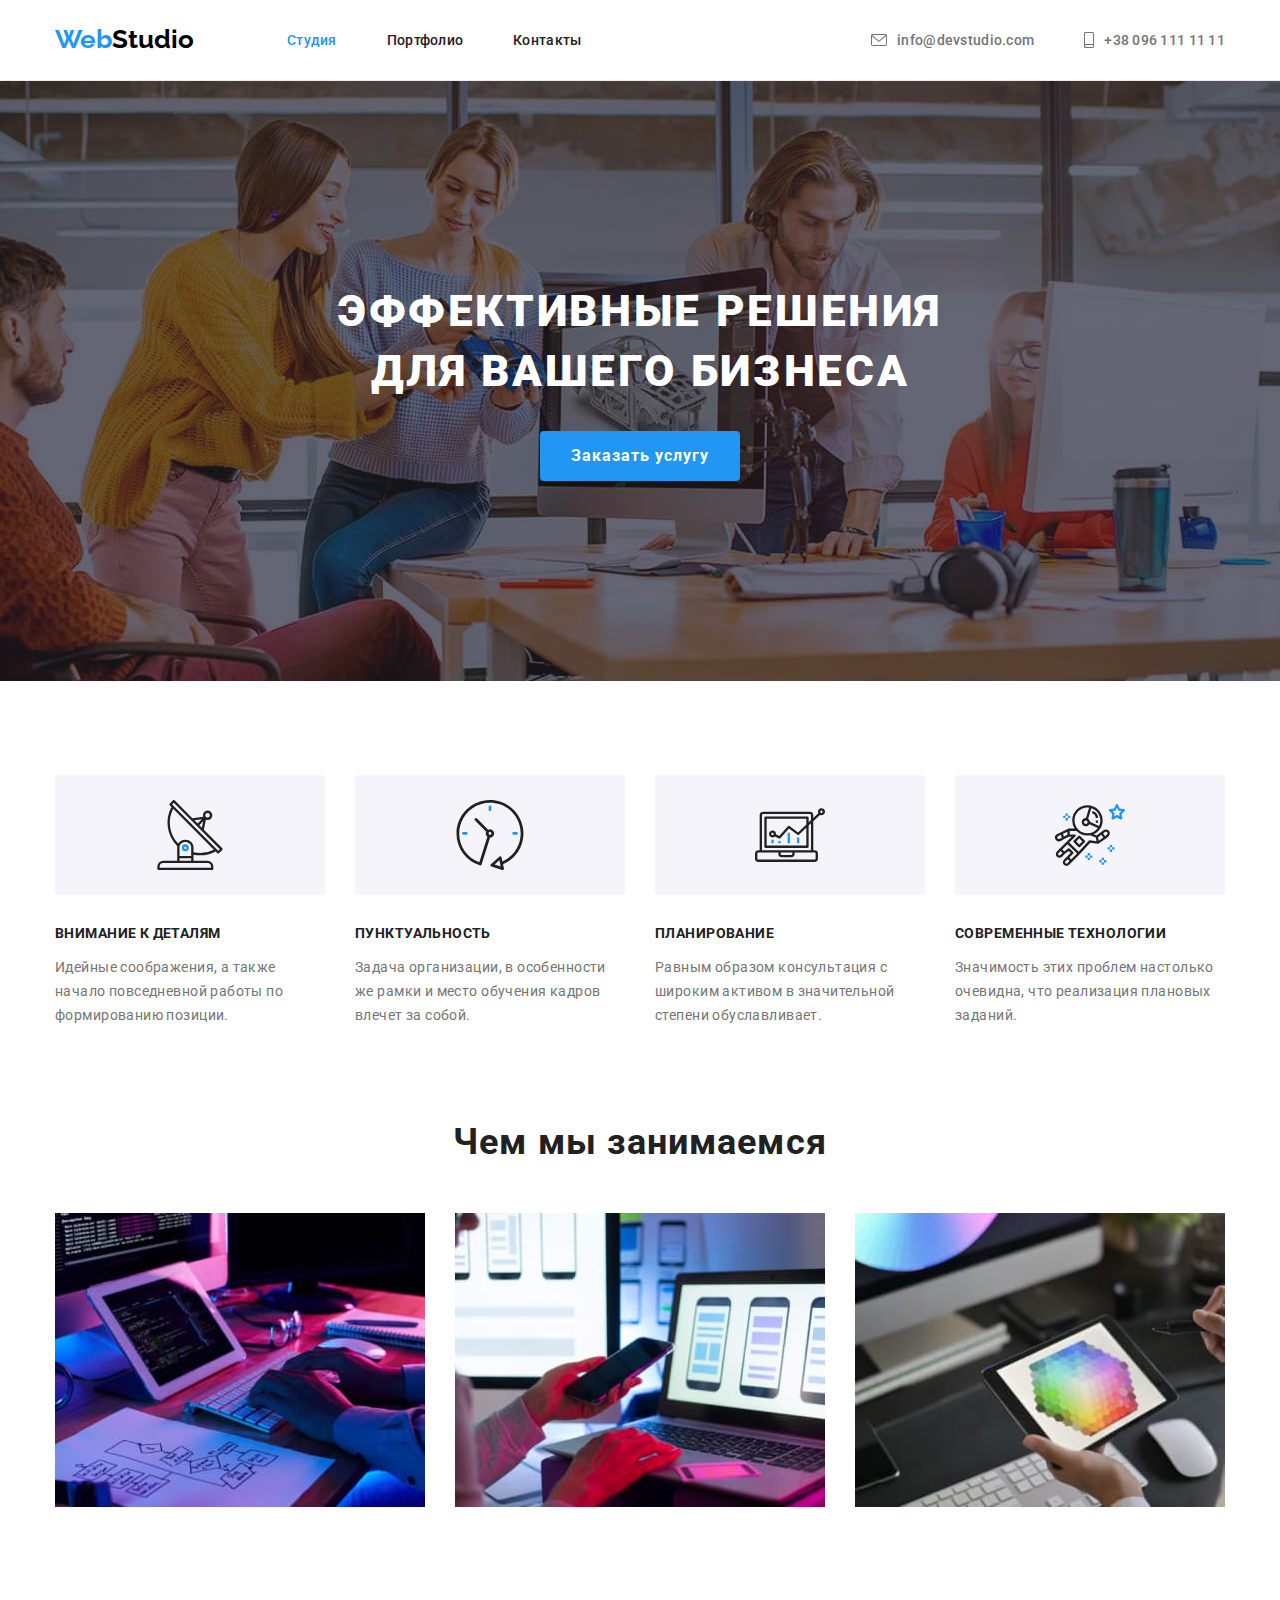
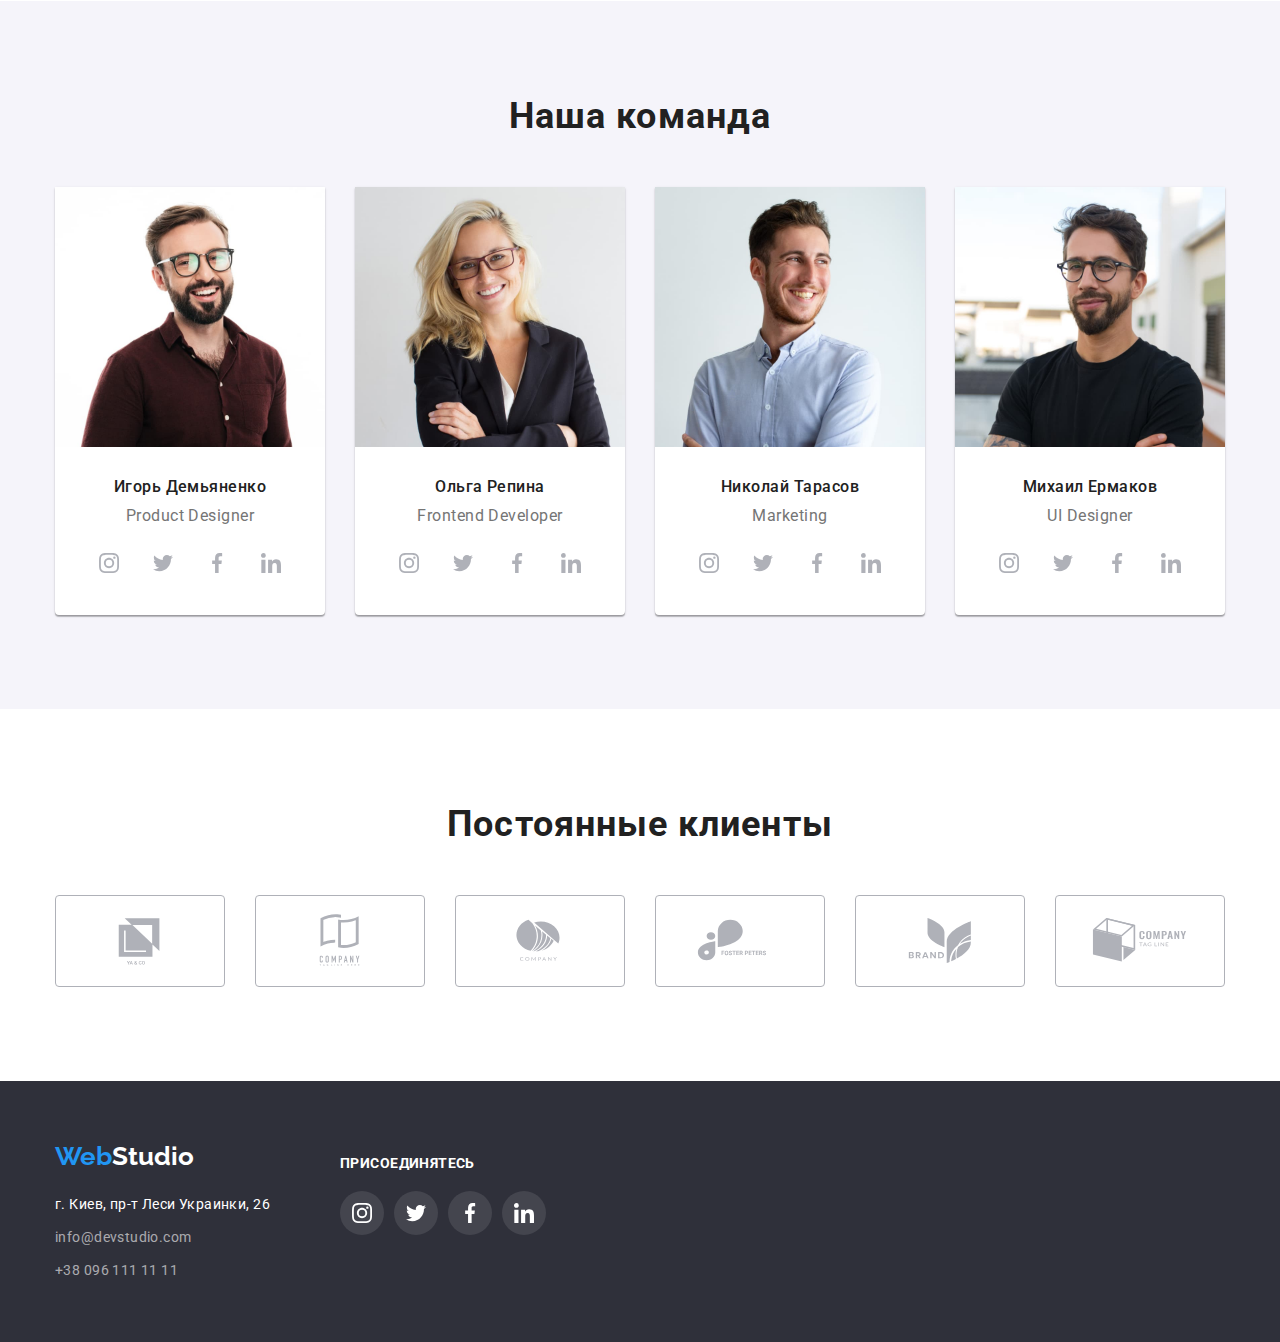
<file: index.html>
<!DOCTYPE html>
<html lang="ru">
    
<head>
    <meta charset="UTF-8">
    <meta http-equiv="X-UA-Compatible" content="IE=edge">
    <meta name="viewport" content="width=device-width, initial-scale=1.0">
    <link rel="preconnect" href="https://fonts.googleapis.com">
    <link rel="preconnect" href="https://fonts.gstatic.com" crossorigin>
    <link href="https://fonts.googleapis.com/css2?family=Raleway:wght@700&family=Roboto:wght@400;500;700;900&display=swap"
        rel="stylesheet">
    <link rel="stylesheet" href="https://cdnjs.cloudflare.com/ajax/libs/modern-normalize/1.1.0/modern-normalize.min.css">
    <link rel="stylesheet" href="./css/styles.css">
    <title>Web Studio</title>
</head>
<body>

 <header>
    <div class="container main-nav">
        <nav class="head-nav">
            <a class="logo" href="./index.html">Web<span class="logo-1">Studio</span></a>

            <ul class="nav">
                <li> <a class="nav-link current" href="./index.html">Студия</a> </li>
                <li> <a class="nav-link" href="./portfolio.html">Портфолио</a> </li>
                <li> <a class="nav-link" href="#cont">Контакты</a> </li>
            </ul>
        </nav>
    
        <ul class="contacts">
            <li>
                <a class="head-contacts" href="mailto:info@devstudio.com">
                    <svg class="contact-icon" width="16" height="12">
                        <use href="./img/svg/symbol-defs.svg#icon-envelope"></use>
                    </svg>
                    info@devstudio.com</a>
            </li>
            <li>
                <a class="head-contacts" href="tel:+380961111111">
                    <svg class="contact-icon" width="10" height="16">
                        <use href="./img/svg/symbol-defs.svg#icon-smartphone"></use>
                    </svg>
                    +38 096 111 11 11</a>
            </li>
        </ul>
    </div>
 </header> 
 
 <main>

    <!-- Баннер -->
     <section class="main">
         <div class="container">
            <h1 class="main-title">Эффективные решения <br> для вашего бизнеса</h1>
            <button class="main-title-btn" type="button">Заказать услугу</button>
         </div>
     </section>

    <!-- Плюсы -->
    <section class="section">
        <div class="container">
            <h2 class="title-2 none">Чем мы лучше</h2>
            <ul class="pluses">
                <li>
                    <div class=pluses-container>
                        <svg class="pluses-icon" width="70px">
                            <use href="./img/svg/symbol-defs.svg#icon-antenna"></use>
                        </svg>
                    </div>
                    <h3 class="title-3">Внимание к деталям</h3>
                    <p class="text-1">Идейные соображения, а также начало повседневной работы по формированию позиции.</p>
                </li>
                <li>
                    <div class=pluses-container>
                        <svg class="pluses-icon" width="70px">
                            <use href="./img/svg/symbol-defs.svg#icon-clock"></use>
                        </svg>
                    </div>
                    <h3 class="title-3">Пунктуальность</h3>
                    <p class="text-1">Задача организации, в особенности же рамки и место обучения кадров влечет за собой.</p>
                </li>
                <li>
                    <div class=pluses-container>
                        <svg class="pluses-icon" width="70px">
                            <use href="./img/svg/symbol-defs.svg#icon-diagram"></use>
                        </svg>
                    </div>
                    <h3 class="title-3">Планирование</h3>
                    <p class="text-1">Равным образом консультация с широким активом в значительной степени обуславливает.</p>
                </li>
                <li>
                    <div class=pluses-container>
                        <svg class="pluses-icon" width="70px">
                            <use href="./img/svg/symbol-defs.svg#icon-astronaut"></use>
                        </svg>
                    </div>
                    <h3 class="title-3">Современные технологии</h3>
                    <p class="text-1">Значимость этих проблем настолько очевидна, что реализация плановых заданий.</p>
                </li>
            </ul>
        </div>
    </section>

    <!-- Что-то делаем, важное -->
    <section class="section sect-2">
        <div class="container">
            <h2 class="title-2">Чем мы занимаемся</h2>
            <ul class="work">
                <li> 
                    <img src="./img/box_1.jpg" alt="Верстка" width="370"> 
                </li>
                <li>
                    <img src="./img/box_2.jpg" alt="Дизайн" width="370">
                </li>
                <li>
                    <img src="./img/box_3.jpg" alt="Колористика" width="370">
                </li>
            </ul>
        </div>
    </section>
    
    <!-- Я и моя команда молодая -->
    <section class="section team">
        <div class="container">
            <h2 class="title-2">Наша команда</h2>
            <ul class="team-list">
                <li class="team-item">
                    <img src="./img/ihor.jpg" alt="Игорь Демьяненко" width="270px">
                    <div class="team-inf">
                        <h3 class="name">Игорь Демьяненко</h3>
                        <p lang="en" class="prof">Product Designer</p>
                        <ul class="social-list">
                            <li class="social-item">
                                <a class="social-link" href="https://www.instagram.com/" target="blank">
                                    <div class="social-container">
                                        <svg class="social-icon">
                                            <use href="./img/svg/symbol-defs.svg#icon-instagram"></use>
                                        </svg>
                                    </div>
                                </a>
                            </li>
                            <li class="social-item">
                                <a class="social-link" href="https://twitter.com/" target="blank">
                                    <div class="social-container">
                                        <svg class="social-icon">
                                            <use href="./img/svg/symbol-defs.svg#icon-twitter"></use>
                                        </svg>
                                    </div>
                                </a>
                            </li>
                            <li class="social-item">
                                <a class="social-link" href="https://www.facebook.com/" target="blank">
                                    <div class="social-container">
                                        <svg class="social-icon">
                                            <use href="./img/svg/symbol-defs.svg#icon-facebook"></use>
                                        </svg>
                                    </div>
                                </a>
                            </li>
                            <li class="social-item">
                                <a class="social-link" href="https://www.linkedin.com/" target="blank">
                                    <div class="social-container">
                                        <svg class="social-icon">
                                            <use href="./img/svg/symbol-defs.svg#icon-linkedin"></use>
                                        </svg>
                                    </div>
                                </a>
                            </li>
                        </ul>
                    </div>
                </li>
                <li class="team-item">
                    <img src="./img/olga.jpg" alt="Ольга Репина" width="270">
                    <div class="team-inf">
                        <h3 class="name">Ольга Репина</h3>
                        <p lang="en" class="prof">Frontend Developer</p>
                        <ul class="social-list">
                            <li class="social-item">
                                <a class="social-link" href="https://www.instagram.com/" target="blank">
                                    <div class="social-container">
                                        <svg class="social-icon">
                                            <use href="./img/svg/symbol-defs.svg#icon-instagram"></use>
                                        </svg>
                                    </div>
                                </a>
                            </li>
                            <li class="social-item">
                                <a class="social-link" href="https://twitter.com/" target="blank">
                                    <div class="social-container">
                                        <svg class="social-icon">
                                            <use href="./img/svg/symbol-defs.svg#icon-twitter"></use>
                                        </svg>
                                    </div>
                                </a>
                            </li>
                            <li class="social-item">
                                <a class="social-link" href="https://www.facebook.com/" target="blank">
                                    <div class="social-container">
                                        <svg class="social-icon">
                                            <use href="./img/svg/symbol-defs.svg#icon-facebook"></use>
                                        </svg>
                                    </div>
                                </a>
                            </li>
                            <li class="social-item">
                                <a class="social-link" href="https://www.linkedin.com/" target="blank">
                                    <div class="social-container">
                                        <svg class="social-icon">
                                            <use href="./img/svg/symbol-defs.svg#icon-linkedin"></use>
                                        </svg>
                                    </div>
                                </a>
                            </li>
                        </ul>
                    </div>
                </li>
                <li class="team-item">
                    <img src="./img/nikolay.jpg" alt="Николай Тарасов" width="270">
                    <div class="team-inf">
                        <h3 class="name">Николай Тарасов</h3>
                        <p lang="en" class="prof">Marketing</p>
                        <ul class="social-list">
                            <li class="social-item">
                                <a class="social-link" href="https://www.instagram.com/" target="blank">
                                    <div class="social-container">
                                        <svg class="social-icon">
                                            <use href="./img/svg/symbol-defs.svg#icon-instagram"></use>
                                        </svg>
                                    </div>
                                </a>
                            </li>
                            <li class="social-item">
                                <a class="social-link" href="https://twitter.com/" target="blank">
                                    <div class="social-container">
                                        <svg class="social-icon">
                                            <use href="./img/svg/symbol-defs.svg#icon-twitter"></use>
                                        </svg>
                                    </div>
                                </a>
                            </li>
                            <li class="social-item">
                                <a class="social-link" href="https://www.facebook.com/" target="blank">
                                    <div class="social-container">
                                        <svg class="social-icon">
                                            <use href="./img/svg/symbol-defs.svg#icon-facebook"></use>
                                        </svg>
                                    </div>
                                </a>
                            </li>
                            <li class="social-item">
                                <a class="social-link" href="https://www.linkedin.com/" target="blank">
                                    <div class="social-container">
                                        <svg class="social-icon">
                                            <use href="./img/svg/symbol-defs.svg#icon-linkedin"></use>
                                        </svg>
                                    </div>
                                </a>
                            </li>
                        </ul>
                    </div>
                </li>
                <li class="team-item">
                    <img src="./img/mikhayl.jpg" alt="Михаил Ермаков" width="270">
                    <div class="team-inf">
                        <h3 class="name">Михаил Ермаков</h3>
                        <p lang="en" class="prof">UI Designer</p>
                        <ul class="social-list">
                            <li class="social-item">
                                <a class="social-link" href="https://www.instagram.com/" target="blank">
                                    <div class="social-container">
                                        <svg class="social-icon">
                                            <use href="./img/svg/symbol-defs.svg#icon-instagram"></use>
                                        </svg>
                                    </div>
                                </a>
                            </li>
                            <li class="social-item">
                                <a class="social-link" href="https://twitter.com/" target="blank">
                                    <div class="social-container">
                                        <svg class="social-icon">
                                            <use href="./img/svg/symbol-defs.svg#icon-twitter"></use>
                                        </svg>
                                    </div>
                                </a>
                            </li>
                            <li class="social-item">
                                <a class="social-link" href="https://www.facebook.com/" target="blank">
                                    <div class="social-container">
                                        <svg class="social-icon">
                                            <use href="./img/svg/symbol-defs.svg#icon-facebook"></use>
                                        </svg>
                                    </div>
                                </a>
                            </li>
                            <li class="social-item">
                                <a class="social-link" href="https://www.linkedin.com/" target="blank">
                                    <div class="social-container">
                                        <svg class="social-icon">
                                            <use href="./img/svg/symbol-defs.svg#icon-linkedin"></use>
                                        </svg>
                                    </div>
                                </a>
                            </li>
                        </ul>
                    </div>
                </li>
            </ul>
        </div>
    </section>

    <!-- Клиенты -->
    <section class="section">
        <div class="container">
            <h2 class="title-2">Постоянные клиенты</h2>
            <ul class="company-list">
                <li>
                    <a class="company" href="">
                            <svg class="company-icon">
                                <use href="./img/svg/symbol-defs.svg#icon-Logo"></use>
                            </svg>
                    </a>
                </li>
                <li>
                    <a class="company" href="">
                            <svg class="company-icon">
                                <use href="./img/svg/symbol-defs.svg#icon-Logo1"></use>
                            </svg>
                    </a>
                </li>
                <li>
                    <a class="company" href="">
                            <svg class="company-icon">
                                <use href="./img/svg/symbol-defs.svg#icon-Logo2"></use>
                            </svg>
                    </a>
                </li>
                <li>
                    <a class="company" href="">
                            <svg class="company-icon">
                                <use href="./img/svg/symbol-defs.svg#icon-Logo3"></use>
                            </svg>
                    </a>
                </li>
                <li>
                    <a class="company" href="">
                            <svg class="company-icon">
                                <use href="./img/svg/symbol-defs.svg#icon-Logo4"></use>
                            </svg>
                    </a>
                </li>
                <li>
                    <a class="company" href="">
                            <svg class="company-icon">
                                <use href="./img/svg/symbol-defs.svg#icon-Logo5"></use>
                            </svg>
                    </a>
                </li>
            </ul>



        </div>
    </section>

 </main>

 <footer>
    <div class="container footer-box">
        <div>
            <a class="logo" href="">Web<span class="logo-2">Studio</span></a>
            <address class="foot-adr" id="cont">
                г. Киев, пр-т Леси Украинки, 26
            </address>
            <ul>
                <li class="mail-foot">
                    <a class="foot-cont" href="mailto:info@devstudio.com">info@devstudio.com</a>
                </li>
                <li>
                    <a class="foot-cont" href="tel:+380961111111">+38 096 111 11 11</a>
                </li>
            </ul>
        </div>
        <div class="subscribe">
            <h3 class="subscribe-title">ПРИСОЕДИНЯТЕСЬ</h3>
            <ul class="subscribe-list">
                <li class="subscribe-item">
                    <a class="subscribe-link" href="https://www.instagram.com/" target="blank">
                        <div class="subscribe-container">
                            <svg class="subscribe-icon">
                                <use href="./img/svg/symbol-defs.svg#icon-instagram"></use>
                            </svg>
                        </div>
                    </a>
                </li>
                <li class="subscribe-item">
                    <a class="subscribe-link" href="https://twitter.com/" target="blank">
                        <div class="subscribe-container">
                            <svg class="subscribe-icon">
                                <use href="./img/svg/symbol-defs.svg#icon-twitter"></use>
                            </svg>
                        </div>
                    </a>
                </li>
                <li class="subscribe-item">
                    <a class="subscribe-link" href="https://www.facebook.com/" target="blank">
                        <div class="subscribe-container">
                            <svg class="subscribe-icon">
                                <use href="./img/svg/symbol-defs.svg#icon-facebook"></use>
                            </svg>
                        </div>
                    </a>
                </li>
                <li class="subscribe-item">
                    <a class="subscribe-link" href="https://www.linkedin.com/" target="blank">
                        <div class="subscribe-container">
                            <svg class="subscribe-icon">
                                <use href="./img/svg/symbol-defs.svg#icon-linkedin"></use>
                            </svg>
                        </div>
                    </a>
                </li>
            </ul>
        </div>
    </div>
 </footer>

</body>
</html>
</file>
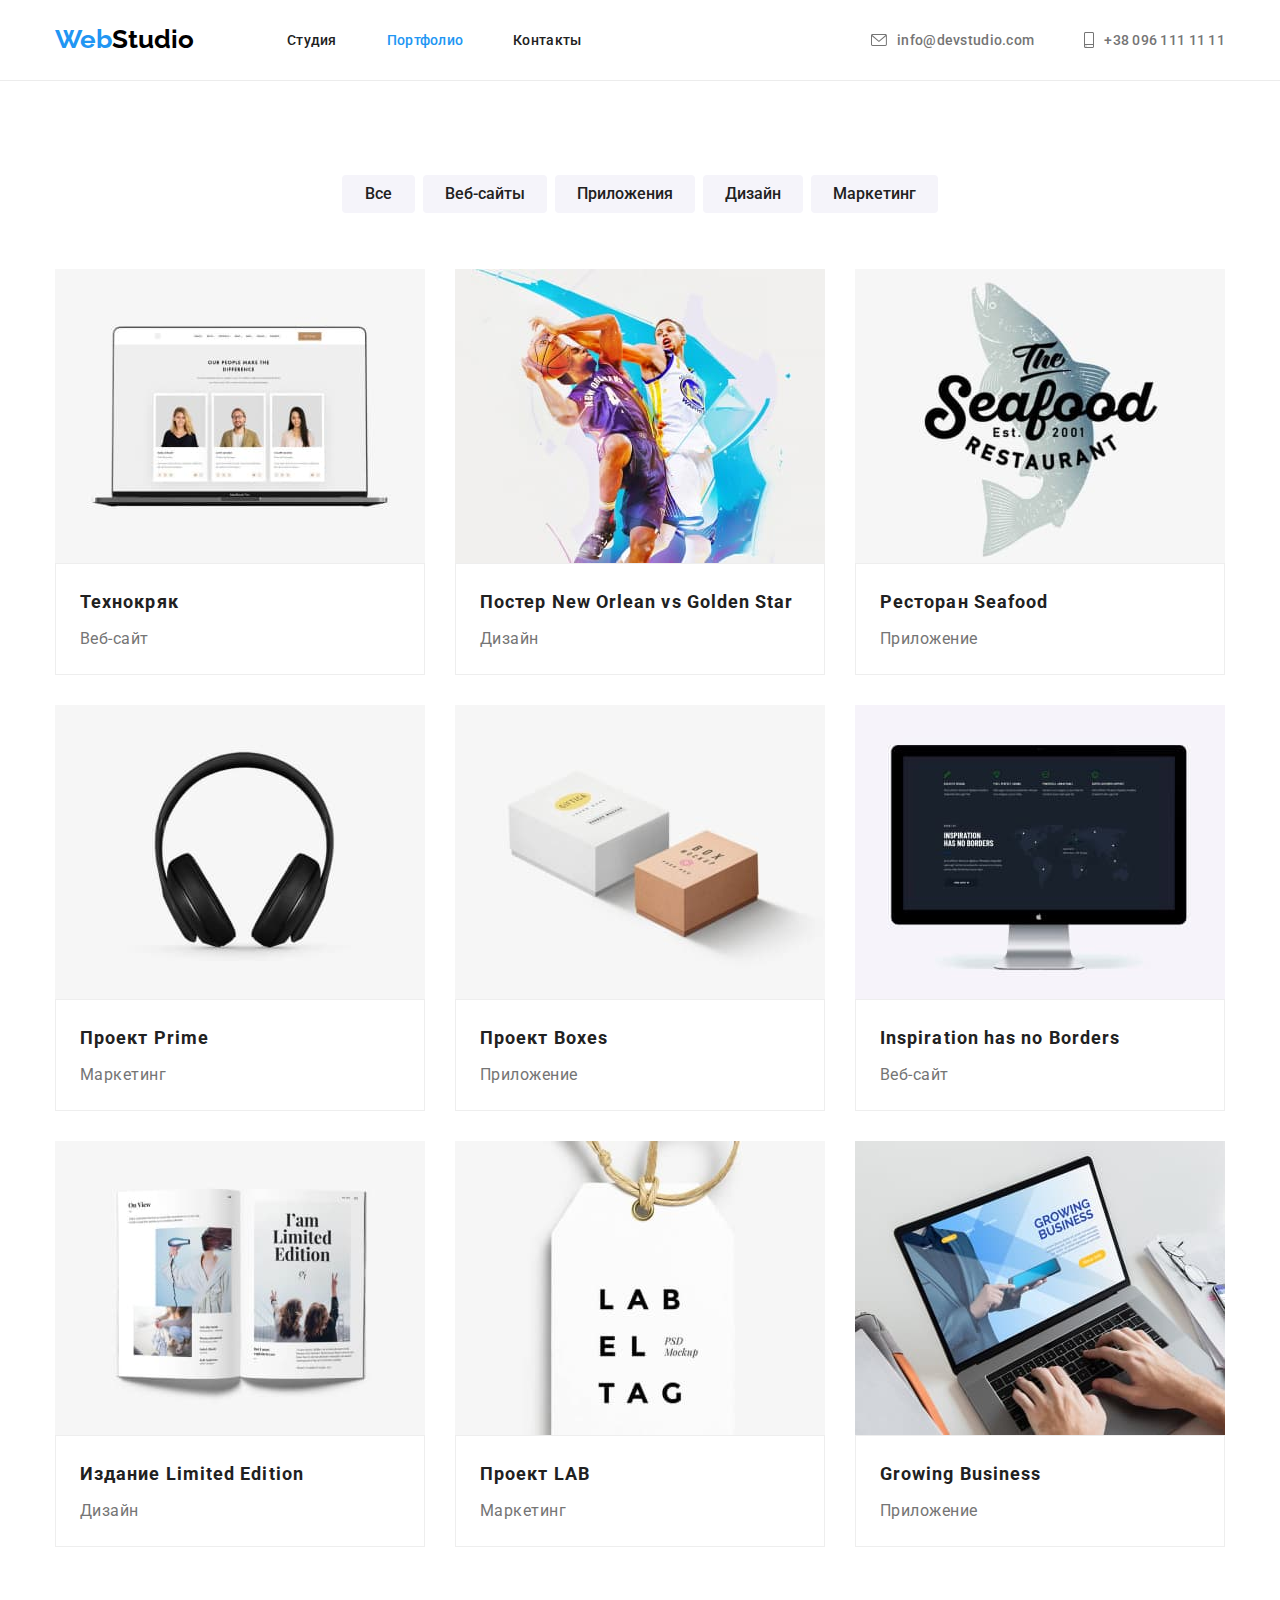
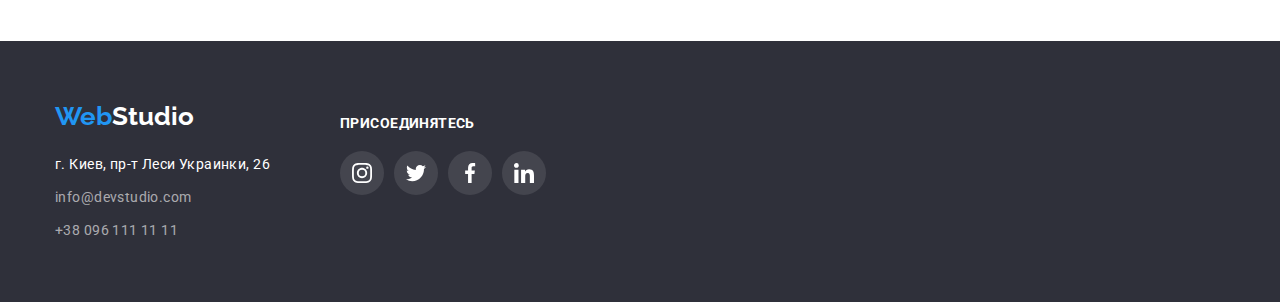
<file: portfolio.html>
<!DOCTYPE html>
<html lang="ru">

<head>
    <meta charset="UTF-8">
    <meta http-equiv="X-UA-Compatible" content="IE=edge">
    <meta name="viewport" content="width=device-width, initial-scale=1.0">
    <link rel="preconnect" href="https://fonts.googleapis.com">
    <link rel="preconnect" href="https://fonts.gstatic.com" crossorigin>
    <link href="https://fonts.googleapis.com/css2?family=Raleway:wght@700&family=Roboto:wght@400;500;700;900&display=swap"
        rel="stylesheet">
    <link rel="stylesheet" href="https://cdnjs.cloudflare.com/ajax/libs/modern-normalize/1.1.0/modern-normalize.min.css">
    <link rel="stylesheet" href="./css/styles.css">
    <title>Portfolio</title>
</head>

<body>

    <header>
        <div class="container main-nav">
            <nav class="head-nav">
                <a class="logo" href="./index.html">Web<span class="logo-1">Studio</span></a>
    
                <ul class="nav">
                    <li> <a class="nav-link " href="./index.html">Студия</a> </li>
                    <li> <a class="nav-link current" href="./portfolio.html">Портфолио</a> </li>
                    <li> <a class="nav-link" href="#cont">Контакты</a> </li>
                </ul>
            </nav>
    
            <ul class="contacts">
                <li>
                    <a class="head-contacts" href="mailto:info@devstudio.com">
                        <svg class="contact-icon" width='16' height='12'>
                            <use href="./img/svg/symbol-defs.svg#icon-envelope"></use>
                        </svg>
                        info@devstudio.com</a>
                </li>
                <li>
                    <a class="head-contacts" href="tel:+380961111111">
                        <svg class="contact-icon" width='10' height='16'>
                            <use href="./img/svg/symbol-defs.svg#icon-smartphone"></use>
                        </svg>
                        +38 096 111 11 11</a>
                </li>
            </ul>
        </div>
    </header>

    <main>
        <section class="section">
            <div class="container">
                <h1 class="portfolio_title">Портфолио</h1>
                
                <!-- Фильтры -->
                <ul class="filters">
                    <li>
                        <button class="filter-btn" type="button">Все</button>
                    </li>
                    <li>
                        <button class="filter-btn" type="button">Веб-сайты</button>
                    </li>
                    <li>
                        <button class="filter-btn" type="button">Приложения</button>
                    </li>
                    <li>
                        <button class="filter-btn" type="button">Дизайн</button>
                    </li>
                    <li>
                        <button class="filter-btn" type="button">Маркетинг</button>
                    </li>
                </ul>
                
                <!-- Список работ -->
                <ul class="cards">
                    <li>
                        <img src="./img/project-1.jpg" alt="Технокряк" width="370">
                            <div class="card-inf">
                                <h2 class="port-title">Технокряк</h2>
                                <p class="port-text">Веб-сайт</p>
                            </div>
                    </li>
                    <li>
                        <img src="./img/project-2.jpg" alt="Постер New Orlean vs Golden Star" width="370">
                            <div class="card-inf">
                                <h2 class="port-title">Постер New Orlean vs Golden Star</h2>
                                <p class="port-text">Дизайн</p>
                            </div>
                    </li>
                    <li>
                        <img src="./img/project-3.jpg" alt="Ресторан Seafood" width="370">
                            <div class="card-inf">
                                <h2 class="port-title">Ресторан Seafood</h2>
                                <p class="port-text">Приложение</p>
                            </div>
                    </li>
                    <li>
                        <img src="./img/project-4.jpg" alt="Проект Prime" width="370">
                            <div class="card-inf">
                                <h2 class="port-title">Проект Prime</h2>
                                <p class="port-text">Маркетинг</p>
                            </div>
                    </li>
                    <li>
                        <img src="./img/project-5.jpg" alt="Проект Boxes" width="370">
                            <div class="card-inf">
                                <h2 class="port-title">Проект Boxes</h2>
                                <p class="port-text">Приложение</p>
                            </div>
                    </li>
                    <li>
                        <img src="./img/project-6.jpg" alt="Inspiration has no Borders" width="370">
                            <div class="card-inf">
                                <h2 class="port-title">Inspiration has no Borders</h2>
                                <p class="port-text">Веб-сайт</p>
                            </div>
                    </li>
                    <li>
                        <img src="./img/project-7.jpg" alt="Издание Limited Edition" width="370">
                            <div class="card-inf">
                                <h2 class="port-title">Издание Limited Edition</h2>
                                <p class="port-text">Дизайн</p>
                            </div>
                    </li>
                    <li>
                        <img src="./img/project-8.jpg" alt="Проект LAB" width="370">
                            <div class="card-inf">
                                <h2 class="port-title">Проект LAB</h2>
                                <p class="port-text">Маркетинг</p>
                            </div>
                    </li>
                    <li>
                        <img src="./img/project-9.jpg" alt="Growing Business" width="370">
                            <div class="card-inf">
                                <h2 class="port-title">Growing Business</h2>
                                <p class="port-text">Приложение</p>
                            </div>
                    </li>
                </ul>
            </div>
        </section>
    </main>

    <footer>
        <div class="container footer-box">
            <div>
                <a class="logo" href="">Web<span class="logo-2">Studio</span></a>
                <address class="foot-adr" id="cont">
                    г. Киев, пр-т Леси Украинки, 26
                </address>
                <ul>
                    <li class="mail-foot">
                        <a class="foot-cont" href="mailto:info@devstudio.com">info@devstudio.com</a>
                    </li>
                    <li>
                        <a class="foot-cont" href="tel:+380961111111">+38 096 111 11 11</a>
                    </li>
                </ul>
            </div>
            <div class="subscribe">
                <h3 class="subscribe-title">ПРИСОЕДИНЯТЕСЬ</h3>
                <ul class="subscribe-list">
                    <li class="subscribe-item">
                        <a class="subscribe-link" href="https://www.instagram.com/" target="blank">
                            <div class="subscribe-container">
                                <svg class="subscribe-icon">
                                    <use href="./img/svg/symbol-defs.svg#icon-instagram"></use>
                                </svg>
                            </div>
                        </a>
                    </li>
                    <li class="subscribe-item">
                        <a class="subscribe-link" href="https://twitter.com/" target="blank">
                            <div class="subscribe-container">
                                <svg class="subscribe-icon">
                                    <use href="./img/svg/symbol-defs.svg#icon-twitter"></use>
                                </svg>
                            </div>
                        </a>
                    </li>
                    <li class="subscribe-item">
                        <a class="subscribe-link" href="https://www.facebook.com/" target="blank">
                            <div class="subscribe-container">
                                <svg class="subscribe-icon">
                                    <use href="./img/svg/symbol-defs.svg#icon-facebook"></use>
                                </svg>
                            </div>
                        </a>
                    </li>
                    <li class="subscribe-item">
                        <a class="subscribe-link" href="https://www.linkedin.com/" target="blank">
                            <div class="subscribe-container">
                                <svg class="subscribe-icon">
                                    <use href="./img/svg/symbol-defs.svg#icon-linkedin"></use>
                                </svg>
                            </div>
                        </a>
                    </li>
                </ul>
            </div>
        </div>
    </footer>

</body>

</html>
</file>
<file: css/styles.css>
/* Основные цвета:
- Задний фон - #e5e5e5
- Передний фон - #F5F4FA
- Шапка, текст на баннер, адрес, лого в футере - #FFFFFF
- Футер - #2F303A
- Основной текст - #757575
- Текст кнопок, подзаголовков - #212121
- Активные кнопки, лого - #2196F3
- Лого в шапке #000000
- Контакты в футере - rgba(255, 255, 255, 0,6)
*/

:root {
  --background-color: #e5e5e5;
  --foreground-color: #f5f4fa;
  --header-color: #ffffff;
  --footer-color: #2f303a;
  --text-1-color: #757575;
  --text-2-color: #212121;
  --active-btn-color: #2196f3;
  --logo-color: #000000;
}
html {
  background-color: var(--background-color);
}
body {
  background-color: var(--header-color);
  font-family: Roboto, sans-serif;
}

ul {
  list-style: none;
  padding: 0px;
  margin: 0px;
}

.section {
  padding-top: 94px;
  padding-bottom: 94px;
}

.container {
  margin-left: auto;
  margin-right: auto;

  padding-left: 15px;
  padding-right: 15px;

  width: 1200px;
}

img {
  display: block;
  max-width: 100%;
  height: auto;
}

p {
  margin: 0;
}

/* ШАПКА */

header {
  background-color: var(--header-color);
  border-bottom: 1px solid #ececec;
}

.main-nav {
  display: flex;
  align-items: center;
  justify-content: space-between;
}

/* logo */

.logo {
  color: var(--active-btn-color);
  font-family: raleway;
  font-weight: 700;
  font-size: 26px;
  text-decoration: none;
  line-height: 1.2;
}

.logo-1 {
  color: var(--logo-color);
}

.logo-2 {
  color: var(--header-color);
}

/* nav */
.head-nav {
  display: flex;
  align-items: center;
}
.nav {
  display: flex;
  margin-top: 0;
  margin-bottom: 0;
  margin-left: 93px;
}

.nav-link {
  display: block;
  padding-top: 32px;
  padding-bottom: 32px;

  font-weight: 500;
  font-size: 14px;
  line-height: 16px;
  letter-spacing: 0.02em;
  color: var(--text-2-color);
  text-decoration: none;
}

.nav-link:hover,
.nav-link:focus {
  color: var(--active-btn-color);
}

.nav-link.current {
  color: var(--active-btn-color);
}
.nav li:not(:last-child),
.contacts li:not(:last-child) {
  margin-right: 50px;
}

/* contacts */
.contacts {
  display: flex;
}

.head-contacts {
  font-weight: 500;
  font-size: 14px;
  line-height: 16px;
  letter-spacing: 0.02em;
  text-decoration: none;
  color: var(--text-1-color);
  display: flex;
  align-items: center;
}

.contact-icon {
  fill: #757575;
  margin-right: 10px;
}

.head-contacts:hover,
.head-contacts:focus {
  color: var(--active-btn-color);
}

.head-contacts:hover .contact-icon,
.head-contacts:focus .contact-icon {
  fill: var(--active-btn-color);
}

/* БАННЕР */

.main {
  background-color: #2f303a;
  background-image: linear-gradient(rgba(47, 48, 58, 0.4), rgba(47, 48, 58, 0.4)),
    url('../img/main-img.jpg');
  background-repeat: no-repeat;
  background-position: center;
  margin-bottom: 0px;
  padding-top: 200px;
  padding-bottom: 200px;
  text-align: center;
}

.main-title {
  margin-top: 0;
  margin-bottom: 30px;

  font-weight: 900;
  font-size: 44px;
  line-height: 60px;
  text-align: center;
  letter-spacing: 0.06em;
  text-transform: uppercase;
  color: var(--header-color);
}

.main-title-btn {
  cursor: pointer;
  border-radius: 4px;
  border: 0;

  width: 200px;
  height: 50px;

  font-family: Roboto;
  font-weight: 700;
  font-size: 16px;
  line-height: 30px;
  letter-spacing: 0.06em;
  color: #ffffff;
  background-color: #2196f3;
  box-shadow: 0px 4px 4px rgba(0, 0, 0, 0.15);
}

/* Чем мы лучше/Что делаем  */
.pluses {
  display: flex;
}

.pluses-container {
  display: flex;
  justify-content: center;
  align-items: center;

  width: 270px;
  height: 120px;
  border-radius: 4px;
  margin-bottom: 30px;

  background-color: #f5f4fa;
}

.pluses li {
  width: 270px;
}

.pluses li:not(:last-child) {
  margin-right: 30px;
}

.title-2 {
  font-weight: 700;
  font-size: 36px;
  line-height: 42px;
  text-align: center;
  letter-spacing: 0.03em;
  color: #212121;

  margin-top: 0;
  margin-bottom: 50px;
}

.none {
  display: none;
}

.sect-2 {
  padding-top: 0px;
}

.title-3 {
  font-weight: 700;
  font-size: 14px;
  line-height: 16px;
  letter-spacing: 0.03em;
  text-transform: uppercase;
  color: #212121;
}

.text-1 {
  font-size: 14px;
  line-height: 24px;
  letter-spacing: 0.03em;
  color: rgba(117, 117, 117, 1);
}

.work {
  display: flex;
}

.work li:not(:last-child) {
  margin-right: 30px;
}
/* КОМАНДА */
.team {
  background-color: var(--foreground-color);
}
.name {
  font-weight: 500;
  font-size: 16px;
  line-height: 19px;
  letter-spacing: 0.03em;
  color: #212121;

  margin-top: 0;
  margin-bottom: 10px;
}

.prof {
  font-size: 16px;
  line-height: 19px;
  letter-spacing: 0.03em;
  color: rgba(117, 117, 117, 1);
}

.team-inf {
  padding-top: 30px;
  padding-bottom: 30px;
}

.team-list {
  display: flex;
}

.team-item:not(:last-child) {
  margin-right: 30px;
}

.team-item {
  text-align: center;
  border-radius: 0px 0px 4px 4px;

  background: #ffffff;
  box-shadow: 0px 1px 3px rgba(0, 0, 0, 0.12), 0px 1px 1px rgba(0, 0, 0, 0.14),
    0px 2px 1px rgba(0, 0, 0, 0.2);
}

.social-list {
  display: flex;
  margin-top: 16px;
  padding-left: 32px;
  padding-right: 32px;
  justify-content: center;
  align-items: center;
}

.social-link {
  display: flex;
  border-radius: 50%;
  width: 44px;
  height: 44px;
  align-items: center;
  justify-content: center;

  color: #afb1b8;
}

.social-container {
  display: flex;
  align-items: center;
  justify-content: center;
}

.social-icon {
  width: 20px;
  height: 20px;
  fill: currentColor;
}

.social-link:hover,
.social-link:focus {
  background-color: var(--active-btn-color);
}

.social-link:hover .social-icon,
.social-link:focus .social-icon {
  fill: #ffff;
}

.social-item:not(:last-child) {
  margin-right: 10px;
}

/* КЛИЕНТЫ */
.company-list {
  display: flex;
  justify-content: center;
}

.company-list li:not(:last-child) {
  margin-right: 30px;
}

.company {
  display: flex;
  justify-content: center;
  align-items: center;

  width: 170px;
  height: 92px;
  border-radius: 4px;
  border: 1px solid #afb1b8;
}

.company-icon {
  width: 106px;
  fill: #afb1b8;
}

.company:hover,
.company:focus {
  border: 1px solid var(--active-btn-color);
}

.company:hover .company-icon,
.company:focus .company-icon {
  fill: var(--active-btn-color);
}

/* ФУТЕР */
footer {
  background-color: var(--footer-color);
  padding-top: 60px;
  padding-bottom: 60px;
}

.footer-box {
  display: flex;
  justify-content: flex-start;
}

.foot-adr {
  font-size: 14px;
  line-height: 24px;
  letter-spacing: 0.03em;
  font-style: normal;
  color: #ffffff;

  margin-top: 20px;
  margin-bottom: 9px;
}

.foot-cont {
  font-size: 14px;
  line-height: 24px;
  letter-spacing: 0.03em;
  text-decoration: none;
  color: rgba(255, 255, 255, 0.6);
}

.mail-foot {
  padding-bottom: 9px;
}

/* subscribe */
.subscribe {
  margin-left: 70px;
  width: 206px;
  height: 80px;
}

.subscribe-title {
  font-size: 14px;
  line-height: 16px;
  letter-spacing: 0.03em;
  margin-bottom: 20px;

  color: #ffffff;
}

.subscribe-list {
  display: flex;
  margin-top: 16px;
  padding-left: 32px;
  padding-right: 32px;
  justify-content: center;
  align-items: center;
}

.subscribe-link {
  display: flex;
  border-radius: 50%;
  width: 44px;
  height: 44px;
  align-items: center;
  justify-content: center;

  background-color: rgba(255, 255, 255, 0.1);
}

.subscribe-container {
  display: flex;
  align-items: center;
  justify-content: center;
}

.subscribe-icon {
  width: 20px;
  height: 20px;
  fill: #ffff;
}

.subscribe-link:hover,
.subscribe-link:focus {
  background-color: var(--active-btn-color);
}

.subscribe-item:not(:last-child) {
  margin-right: 10px;
}

/* ПОРТФОЛИО */

.portfolio_title {
  display: none;
}

/* Фильтры */
.filters {
  display: flex;
  justify-content: center;
  margin-bottom: 56px;
}

.filters li:not(:last-child) {
  margin-right: 8px;
}

.filter-btn {
  background-color: #f5f4fa;
  color: var(--text-2-color);
  font-family: inherit;
  font-weight: 500;
  font-size: 16px;
  cursor: pointer;

  border-radius: 4px;
  border: 0;
  padding: 6px 22px;

  height: 38px;
  min-width: 73px;
}

.filter-btn:focus,
.filter-btn:hover {
  background-color: var(--active-btn-color);
  color: var(--header-color);
  box-shadow: 0px 3px 1px rgba(0, 0, 0, 0.1), 0px 1px 2px rgba(0, 0, 0, 0.08),
    0px 2px 2px rgba(0, 0, 0, 0.12);
}

/* Работы */
.cards {
  display: flex;
  flex-wrap: wrap;
}

.cards li {
  background: #ffffff;
  box-sizing: border-box;
  cursor: pointer;
  width: 370px;

  margin-right: 30px;
  margin-bottom: 30px;
}

.cards li:hover,
.cards li:focus {
  box-shadow: 0px 1px 1px rgba(0, 0, 0, 0.12), 0px 4px 4px rgba(0, 0, 0, 0.06),
    1px 4px 6px rgba(0, 0, 0, 0.16);
}

.cards li:nth-child(3n) {
  margin-right: 0;
}

.cards li:nth-child(n + 7) {
  margin-bottom: 0;
}

.card-inf {
  border: 1px solid #eeeeee;
  padding: 20px 24px;
  text-align: left;
}

.port-title {
  font-weight: 700;
  font-size: 18px;
  line-height: 36px;
  letter-spacing: 0.06em;
  color: #212121;
  margin: 0 0 4px 0;
}
.port-text {
  font-size: 16px;
  line-height: 30px;
  letter-spacing: 0.03em;
  color: #757575;
}
</file>
